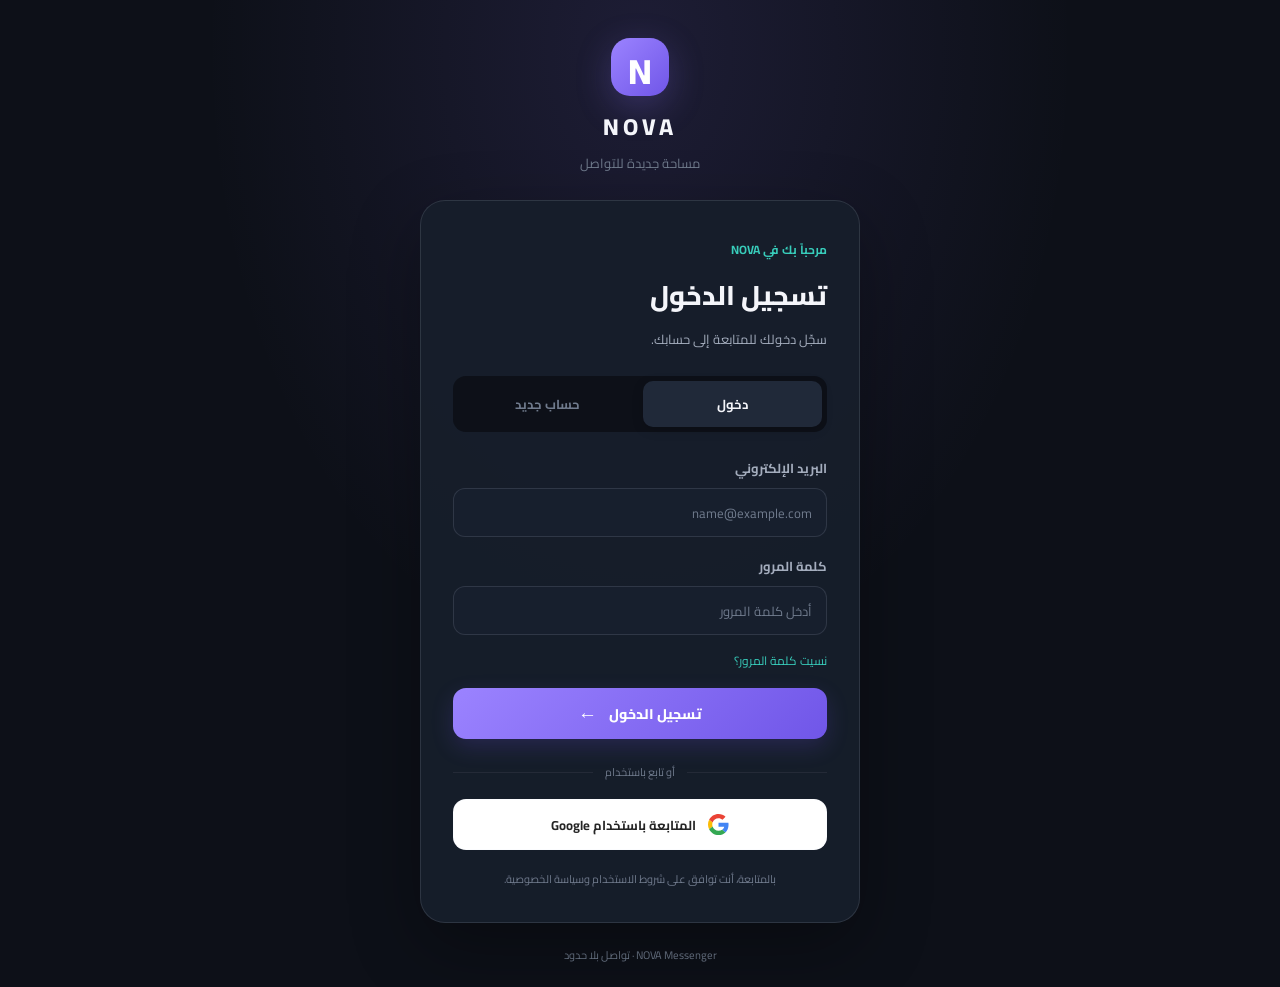
<file: auth.html>
<!DOCTYPE html>
<html lang="ar" dir="rtl">
<head>
  <meta charset="UTF-8">
  <meta name="viewport" content="width=device-width, initial-scale=1.0">
  <meta name="theme-color" content="#0D1018">
  <title>NOVA — حسابك</title>
  <link rel="manifest" href="./manifest.json">
  <link rel="preconnect" href="https://fonts.googleapis.com">
  <link rel="preconnect" href="https://fonts.gstatic.com" crossorigin>
  <link href="https://fonts.googleapis.com/css2?family=Cairo:wght@400;500;600;700;800&display=swap" rel="stylesheet">
  <link rel="stylesheet" href="./css/tokens.css">
  <link rel="stylesheet" href="./css/auth.css">
</head>
<body>
  <main class="auth-page">

    <section class="auth-brand">
      <div class="brand-mark">N</div>
      <div class="brand-name">NOVA</div>
      <p>مساحة جديدة للتواصل</p>
    </section>

    <section class="auth-card">
      <div class="auth-heading">
        <span class="eyebrow">مرحباً بك في NOVA</span>
        <h1 id="auth-title">تسجيل الدخول</h1>
        <p id="auth-description">سجّل دخولك للمتابعة إلى حسابك.</p>
      </div>

      <div class="auth-tabs">
        <button class="auth-tab active" type="button" data-mode="login">دخول</button>
        <button class="auth-tab" type="button" data-mode="register">حساب جديد</button>
      </div>

      <form id="auth-form" novalidate>
        <div class="field-group" id="name-field" hidden>
          <label for="display-name">الاسم</label>
          <input id="display-name" name="displayName" type="text"
                 autocomplete="name" placeholder="اكتب اسمك">
          <small class="field-error" data-error="displayName"></small>
        </div>

        <div class="field-group">
          <label for="email">البريد الإلكتروني</label>
          <input id="email" name="email" type="email"
                 autocomplete="email" inputmode="email"
                 placeholder="name@example.com" required>
          <small class="field-error" data-error="email"></small>
        </div>

        <div class="field-group">
          <label for="password">كلمة المرور</label>
          <input id="password" name="password" type="password"
                 autocomplete="current-password"
                 placeholder="أدخل كلمة المرور" required>
          <small class="field-error" data-error="password"></small>
        </div>

        <div class="field-group" id="confirm-field" hidden>
          <label for="confirm-password">تأكيد كلمة المرور</label>
          <input id="confirm-password" name="confirmPassword"
                 type="password" autocomplete="new-password"
                 placeholder="أعد كتابة كلمة المرور">
          <small class="field-error" data-error="confirmPassword"></small>
        </div>

        <button class="forgot-password" id="forgot-password" type="button">
          نسيت كلمة المرور؟
        </button>

        <p class="auth-message" id="auth-message"
           role="status" aria-live="polite"></p>

        <button class="submit-button" id="auth-submit" type="submit">
          <span id="submit-label">تسجيل الدخول</span>
          <span class="submit-arrow" aria-hidden="true">←</span>
        </button>
      </form>

      <div class="auth-divider"><span>أو تابع باستخدام</span></div>

      <button class="google-button" id="google-signin" type="button">
        <svg class="google-logo" viewBox="0 0 48 48" aria-hidden="true">
          <path fill="#EA4335" d="M24 9.5c3.54 0 6.71 1.22 9.21 3.6l6.85-6.85C35.9 2.38 30.47 0 24 0 14.62 0 6.51 5.38 2.56 13.22l7.98 6.19C12.43 13.72 17.74 9.5 24 9.5Z"/>
          <path fill="#4285F4" d="M46.98 24.55c0-1.57-.15-3.09-.38-4.55H24v9.02h12.94c-.58 2.96-2.26 5.48-4.73 7.18l7.57 5.87c4.42-4.08 7.2-10.09 7.2-17.52Z"/>
          <path fill="#FBBC05" d="M10.53 28.59A14.4 14.4 0 0 1 9.75 24c0-1.59.27-3.13.76-4.59l-7.98-6.19A23.9 23.9 0 0 0 0 24c0 3.87.93 7.52 2.56 10.78l7.97-6.19Z"/>
          <path fill="#34A853" d="M24 48c6.48 0 11.94-2.13 15.92-5.93l-7.57-5.87c-2.1 1.41-4.79 2.25-8.35 2.25-6.26 0-11.57-4.22-13.46-9.91l-7.98 6.19C6.51 42.62 14.62 48 24 48Z"/>
        </svg>
        <span>المتابعة باستخدام Google</span>
      </button>

      <p class="auth-footer">
        بالمتابعة، أنت توافق على شروط الاستخدام وسياسة الخصوصية.
      </p>
    </section>

    <footer class="page-footer">NOVA Messenger · تواصل بلا حدود</footer>
  </main>

  <script type="module" src="./js/auth.js"></script>
</body>
</html>
</file>
<file: css/tokens.css>
:root {
  color-scheme: dark;

  /* Brand */
  --brand-primary: #8B72F8;
  --brand-primary-hover: #A18EFF;
  --brand-primary-soft: rgba(139, 114, 248, 0.14);
  --brand-secondary: #38CDBB;
  --brand-gradient: linear-gradient(135deg, #9B83FF 0%, #7056E8 100%);

  /* Backgrounds */
  --bg-app: #0D1018;
  --bg-sidebar: #111620;
  --bg-main: #0E131D;
  --bg-surface: #171E2B;
  --bg-surface-hover: #202A3A;
  --bg-elevated: #202939;
  --bg-input: #171F2D;

  /* Text */
  --text-primary: #F4F5FA;
  --text-secondary: #A4ADBD;
  --text-muted: #707B8D;
  --text-inverse: #111620;

  /* Borders */
  --border-subtle: rgba(218, 225, 240, 0.07);
  --border-default: rgba(218, 225, 240, 0.12);
  --border-focus: rgba(139, 114, 248, 0.65);

  /* Messages */
  --message-outgoing: #6754C8;
  --message-outgoing-text: #FFFFFF;
  --message-incoming: #202A39;
  --message-incoming-text: #F4F5FA;

  /* Status */
  --status-online: #43D6A2;
  --status-away: #F2B85B;
  --status-danger: #F16D83;
  --status-info: #66A9F8;

  /* Shadows */
  --shadow-small: 0 3px 12px rgba(0, 0, 0, 0.16);
  --shadow-medium: 0 12px 35px rgba(0, 0, 0, 0.22);
  --shadow-large: 0 24px 70px rgba(0, 0, 0, 0.32);

  /* Typography */
  --font-main: "Cairo", "Segoe UI", sans-serif;
  --font-size-xs: 0.72rem;
  --font-size-sm: 0.84rem;
  --font-size-md: 0.94rem;
  --font-size-lg: 1.08rem;
  --font-size-xl: 1.35rem;
  --font-size-2xl: 1.8rem;

  /* Spacing */
  --space-1: 4px;
  --space-2: 8px;
  --space-3: 12px;
  --space-4: 16px;
  --space-5: 20px;
  --space-6: 24px;
  --space-8: 32px;
  --space-10: 40px;

  /* Shape */
  --radius-xs: 7px;
  --radius-sm: 11px;
  --radius-md: 15px;
  --radius-lg: 21px;
  --radius-xl: 28px;
  --radius-pill: 999px;

  /* Layout */
  --sidebar-width: 370px;
  --header-height: 76px;
  --composer-height: 82px;

  /* Motion */
  --motion-fast: 140ms ease;
  --motion-normal: 220ms ease;
  --motion-slow: 360ms ease;
}
</file>
<file: css/auth.css>
* {
  box-sizing: border-box;
}

body {
  margin: 0;
  min-height: 100vh;
  background:
    radial-gradient(ellipse at 50% 5%, rgba(139,114,248,.13), transparent 48%),
    var(--bg-app);
  color: var(--text-primary);
  font-family: var(--font-main);
}

.auth-page {
  min-height: 100vh;
  display: flex;
  flex-direction: column;
  align-items: center;
  justify-content: center;
  padding: 38px 20px 22px;
}

.auth-brand {
  text-align: center;
  margin-bottom: 25px;
}

.brand-mark {
  width: 58px;
  height: 58px;
  margin: 0 auto 9px;
  display: grid;
  place-items: center;
  border-radius: 19px;
  background: var(--brand-gradient);
  color: white;
  font-size: 35px;
  font-weight: 800;
  box-shadow: 0 10px 35px rgba(139,114,248,.25);
}

.brand-name {
  font-size: 23px;
  font-weight: 800;
  letter-spacing: 4px;
}

.auth-brand p {
  margin: 3px 0 0;
  color: var(--text-muted);
  font-size: 13px;
}

.auth-card {
  width: min(100%, 440px);
  padding: 32px;
  border: 1px solid var(--border-default);
  border-radius: 25px;
  background: rgba(23,30,43,.94);
  box-shadow: var(--shadow-large);
  animation: auth-enter .45s ease both;
}

@keyframes auth-enter {
  from { opacity: 0; transform: translateY(14px); }
  to { opacity: 1; transform: translateY(0); }
}

.auth-heading {
  margin-bottom: 25px;
}

.eyebrow {
  color: var(--brand-secondary);
  font-size: 12px;
  font-weight: 700;
}

.auth-heading h1 {
  margin: 7px 0;
  font-size: 27px;
  font-weight: 800;
}

.auth-heading p {
  margin: 0;
  color: var(--text-secondary);
  font-size: 13px;
}

.auth-tabs {
  display: grid;
  grid-template-columns: 1fr 1fr;
  gap: 5px;
  padding: 5px;
  margin-bottom: 24px;
  border-radius: 13px;
  background: var(--bg-app);
}

.auth-tab {
  border: 0;
  border-radius: 10px;
  padding: 11px;
  background: transparent;
  color: var(--text-muted);
  font: inherit;
  font-size: 13px;
  font-weight: 700;
  cursor: pointer;
  transition: .2s ease;
}

.auth-tab.active {
  background: var(--bg-elevated);
  color: var(--text-primary);
  box-shadow: var(--shadow-small);
}

.field-group {
  margin-bottom: 17px;
}

.field-group[hidden] {
  display: none;
}

.field-group label {
  display: block;
  margin-bottom: 8px;
  color: var(--text-secondary);
  font-size: 13px;
  font-weight: 700;
}

.field-group input {
  width: 100%;
  height: 49px;
  padding: 0 14px;
  border: 1px solid var(--border-default);
  border-radius: 12px;
  outline: none;
  background: var(--bg-input);
  color: var(--text-primary);
  font: inherit;
  font-size: 13px;
  direction: auto;
  transition: border-color .2s, box-shadow .2s;
}

.field-group input::placeholder {
  color: var(--text-muted);
}

.field-group input:focus {
  border-color: var(--border-focus);
  box-shadow: 0 0 0 3px var(--brand-primary-soft);
}

.field-group input.invalid {
  border-color: var(--status-danger);
}

.field-error {
  display: block;
  min-height: 0;
  margin-top: 5px;
  color: var(--status-danger);
  font-size: 11px;
}

.forgot-password {
  display: block;
  margin: -3px 0 16px auto;
  padding: 0;
  border: 0;
  background: transparent;
  color: var(--brand-secondary);
  font: inherit;
  font-size: 12px;
  cursor: pointer;
}

.auth-message {
  min-height: 0;
  margin: 0 0 12px;
  color: var(--status-danger);
  font-size: 12px;
  line-height: 1.8;
}

.auth-message:empty {
  display: none;
}

.submit-button {
  width: 100%;
  min-height: 51px;
  display: flex;
  align-items: center;
  justify-content: center;
  gap: 12px;
  border: 0;
  border-radius: 13px;
  background: var(--brand-gradient);
  color: white;
  font: inherit;
  font-size: 14px;
  font-weight: 800;
  cursor: pointer;
  box-shadow: 0 8px 22px rgba(112,86,232,.2);
  transition: transform .2s, filter .2s;
}

.submit-button:hover {
  filter: brightness(1.1);
  transform: translateY(-1px);
}

.submit-button:disabled {
  opacity: .65;
  cursor: wait;
  transform: none;
}

.submit-arrow {
  font-size: 19px;
}

.auth-divider {
  display: flex;
  align-items: center;
  gap: 12px;
  margin: 23px 0 17px;
  color: var(--text-muted);
  font-size: 11px;
}

.auth-divider::before,
.auth-divider::after {
  content: "";
  flex: 1;
  height: 1px;
  background: var(--border-subtle);
}

.google-button {
  width: 100%;
  min-height: 51px;
  display: flex;
  align-items: center;
  justify-content: center;
  gap: 12px;
  padding: 10px 15px;
  border: 1px solid var(--border-default);
  border-radius: 13px;
  background: #fff;
  color: #252525;
  font-family: var(--font-main);
  font-size: 13px;
  font-weight: 700;
  cursor: pointer;
  transition: background .2s, transform .2s, box-shadow .2s;
}

.google-button:hover {
  background: #f3f3f3;
  transform: translateY(-1px);
  box-shadow: var(--shadow-small);
}

.google-button:disabled {
  opacity: .65;
  cursor: wait;
  transform: none;
}

.google-logo {
  width: 21px;
  height: 21px;
  flex: 0 0 21px;
}

.auth-footer {
  margin: 19px 0 0;
  color: var(--text-muted);
  text-align: center;
  font-size: 11px;
  line-height: 1.9;
}

.page-footer {
  margin-top: 22px;
  color: var(--text-muted);
  font-size: 11px;
}

@media (max-width: 480px) {
  .auth-page {
    justify-content: flex-start;
    padding: 35px 15px 20px;
  }

  .auth-card {
    padding: 25px 20px;
    border-radius: 20px;
  }

  .auth-heading h1 {
    font-size: 24px;
  }
}

@media (prefers-reduced-motion: reduce) {
  *, *::before, *::after {
    animation-duration: .01ms !important;
    transition-duration: .01ms !important;
  }
}
</file>
